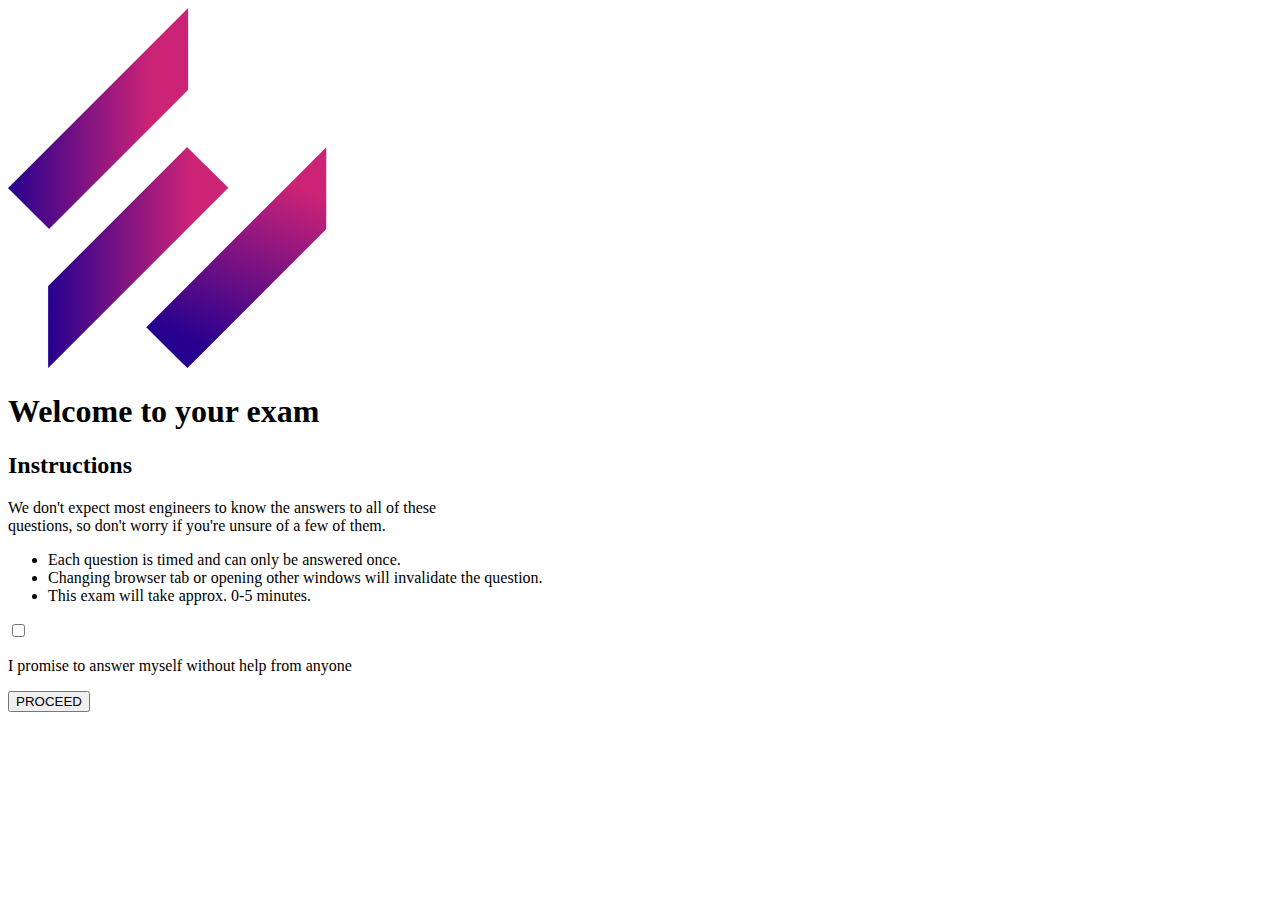
<file: index.html>
<!DOCTYPE html>
<html lang="en">

<head>
    <meta charset="UTF-8">
    <meta name="viewport" content="width=device-width, initial-scale=1.0">
    <title>Welcome</title>
</head>

<body>
    <div class="container">
        <header>
            <img src="materiale BW1/assets/epicode_logo.png">
        </header>
        <main>
            <h1>Welcome to <span>your exam</span></h1>
            <h2>Instructions</h2>
            <p>We don't expect most engineers to know the answers to all of these<br>
                questions, so don't worry if you're unsure of a few of them.
            </p>
            <ul>
                <li>Each question is <span>timed</span> and can only be <span>answered once</span>.</li>
                <li>Changing browser tab or opening other windows will <span>invalidate the question</span>.</li>
                <li>This exam will take approx. <span>0-5 minutes</span>.</li>
            </ul>
            <div>
                <input type="checkbox">
                <p>I promise to answer myself without help from anyone</p>
            </div>
            <a href="#"><button>PROCEED</button></a>
        </main>
    </div>
</body>

</html>
</file>
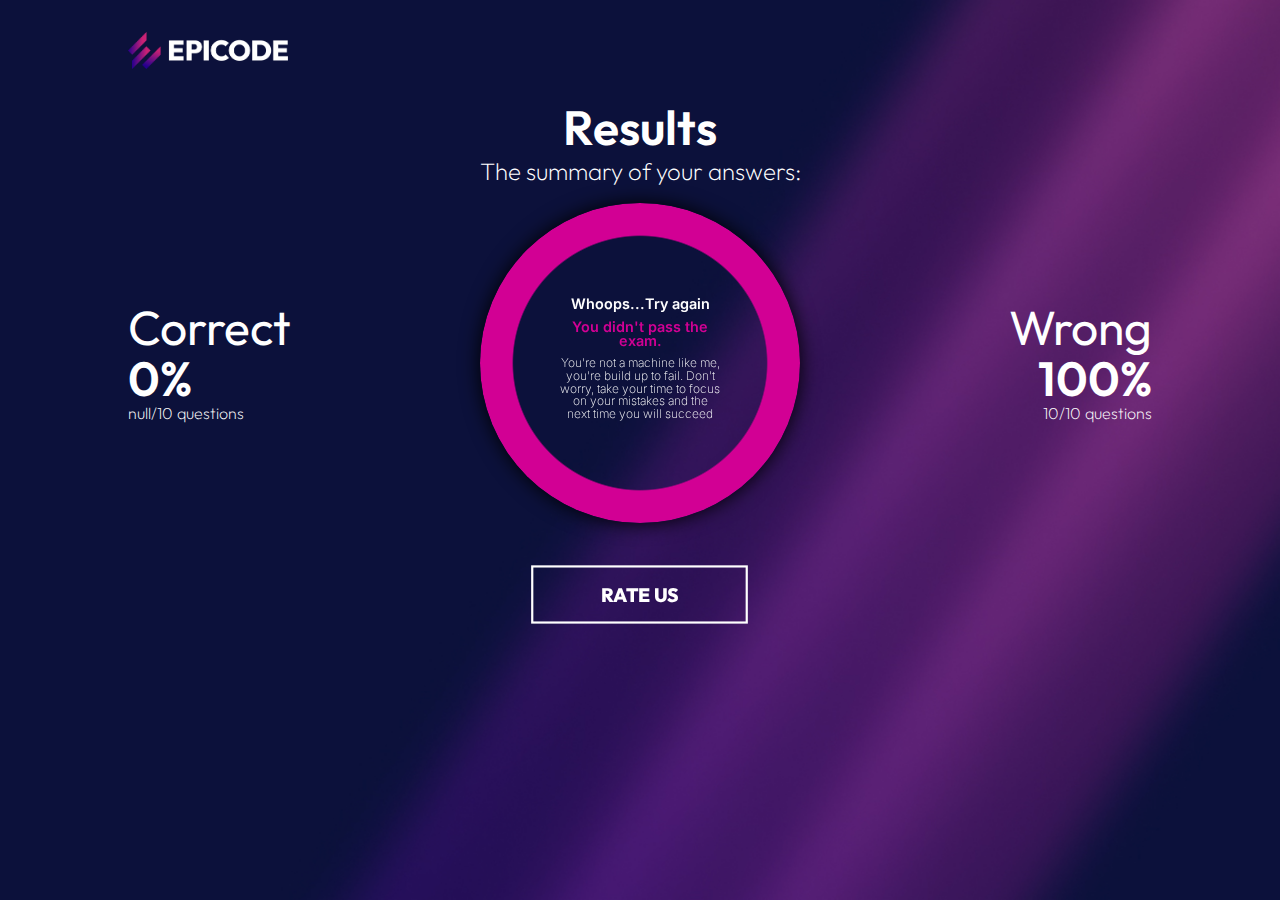
<file: results.html>
<!DOCTYPE html>
<html lang="en">

<head>
    <meta charset="UTF-8">
    <meta name="viewport" content="width=device-width, initial-scale=1.0">
    <title>Results</title>
    <meta name="description" content="EPICODE Benchmark results">
    <link rel="stylesheet" href="css/reset.css">
    <link rel="stylesheet" href="css/style.css">
    <link rel="stylesheet" href="css/style_results.css">
</head>

<body>
    <div class="container">

        <header> <!-- contiene solo il logo EPICODE -->
            <img id="logo" src="materiale BW1/assets/epicode_logo.png" alt="Logo Epicode">
        </header>
        <main> <!-- diviso in tre blocchi impilati l'uno sull'altro -->
            <div id="top-block"> <!--Primo blocco-->
                <h1>Results</h1>
                <p>The summary of your answers:</p>
            </div>
            <section>
                <div class="left-box"> <!-- Secondo blocco con i risultati del test, a suo volta fatto di 3 blocchi -->
                    <div class="score"> <!-- Primo blocco con le risposte positive -->
                        <p>Correct</p>
                        <p class="percentage">66.7%</p>
                        <p>4/6 questions</p>
                    </div>
                </div>
                <div id="center-box"> <!-- Secondo blocco con il grafico ad anello -->
                    <div class="pieFull no-round"> <!-- anello di sfondo fucsia -->
                        <div id="pieChart" class="pie animate no-round"> <!-- style="--p:60; -->
                            <!-- propietà inline per modificare la percentuale da caricare -->
                            <div class="circle-text"> <!-- testo generato in Js -->
                            </div>
                        </div>
                    </div>
                </div>
                <div class="right-box">
                    <div class="score"> <!-- terzo blocco con le risposte negative -->
                        <p>Wrong</p>
                        <p class="percentage">33.3%</p>
                        <p>2/6 questions</p>
                    </div>
                </div>
            </section>
            <div id="bottom-block"> <!-- Terzo blocco con il tasto per recensire -->
                <button id="bottone" class="hovered-button"><a href="review.html">RATE US</a></button>
            </div>
            <audio id='passed' src="materiale BW1/assets/cheering crowd sound effect.mp3"></audio>
            <audio id='failed' src="materiale BW1/assets/disappointed crowd sound effect.mp3"></audio>
        </main>

    </div>
    <script src="js/confetti.js"></script>
    <script src="js/script-results.js"></script>
</body>

</html>
</file>
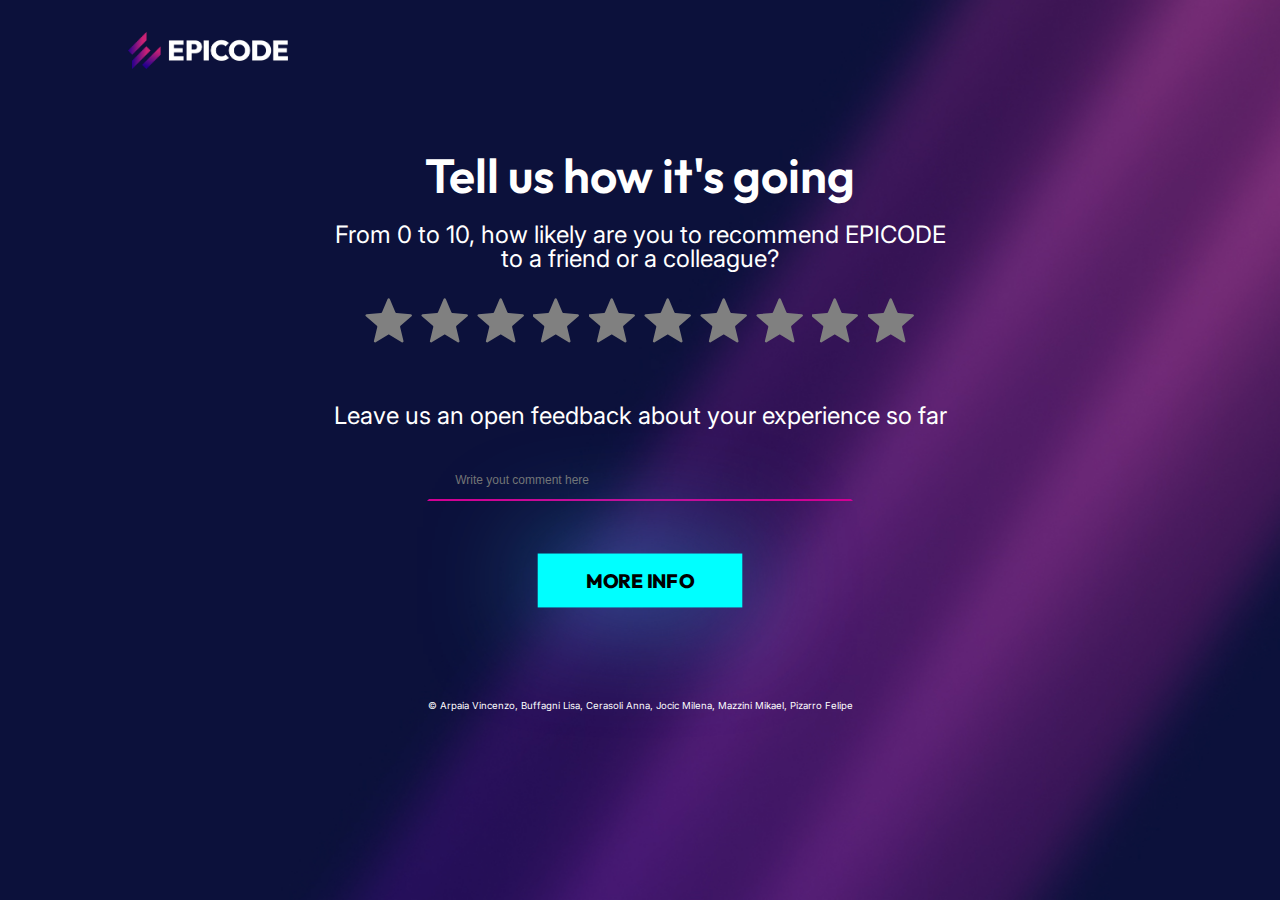
<file: review.html>
<!DOCTYPE html>
<html lang="en">

<head>
    <meta charset="UTF-8">
    <meta name="viewport" content="width=device-width, initial-scale=1.0">
    <title>review</title>
    <link rel="stylesheet" href="css/reset.css">
    <link rel="stylesheet" href="css/style.css">
    <link rel="stylesheet" href="css/style-review.css">
</head>

<body>
    <div class="container">
        <header>
            <img src="materiale BW1/assets/epicode_logo.png" alt="logo epicode" id="logo">
        </header>
        <main>
            <h2>Tell us how it's going</h2>
            <p> From 0 to 10, how likely are you to recommend EPICODE <br>
                to a friend or a colleague?</p>
            <div id="stelline"> <!--Stelline carine-->
                <svg class="stella" width="47" height="46" viewBox="0 0 47 46" fill="none"
                    xmlns="http://www.w3.org/2000/svg">
                    <path
                        d="M22.2044 1.55551C22.6143 0.569963 24.0104 0.569964 24.4203 1.55552L29.9874 14.9402C30.1602 15.3557 30.5509 15.6396 30.9994 15.6756L45.4494 16.834C46.5134 16.9193 46.9448 18.2471 46.1341 18.9415L35.1248 28.3722C34.7831 28.6649 34.6338 29.1242 34.7382 29.5619L38.1018 43.6626C38.3494 44.7009 37.2199 45.5215 36.309 44.9651L23.9379 37.4089C23.5538 37.1743 23.0709 37.1743 22.6868 37.4089L10.3157 44.9651C9.40478 45.5215 8.27528 44.7009 8.52295 43.6626L11.8865 29.5619C11.9909 29.1242 11.8416 28.6649 11.4999 28.3722L0.490575 18.9415C-0.320069 18.2471 0.111362 16.9193 1.17535 16.834L15.6253 15.6756C16.0738 15.6396 16.4645 15.3557 16.6374 14.9402L22.2044 1.55551Z" />
                </svg>
                <svg class="stella" width="47" height="46" viewBox="0 0 47 46" fill="none"
                    xmlns="http://www.w3.org/2000/svg">
                    <path
                        d="M22.2044 1.55551C22.6143 0.569963 24.0104 0.569964 24.4203 1.55552L29.9874 14.9402C30.1602 15.3557 30.5509 15.6396 30.9994 15.6756L45.4494 16.834C46.5134 16.9193 46.9448 18.2471 46.1341 18.9415L35.1248 28.3722C34.7831 28.6649 34.6338 29.1242 34.7382 29.5619L38.1018 43.6626C38.3494 44.7009 37.2199 45.5215 36.309 44.9651L23.9379 37.4089C23.5538 37.1743 23.0709 37.1743 22.6868 37.4089L10.3157 44.9651C9.40478 45.5215 8.27528 44.7009 8.52295 43.6626L11.8865 29.5619C11.9909 29.1242 11.8416 28.6649 11.4999 28.3722L0.490575 18.9415C-0.320069 18.2471 0.111362 16.9193 1.17535 16.834L15.6253 15.6756C16.0738 15.6396 16.4645 15.3557 16.6374 14.9402L22.2044 1.55551Z" />
                </svg>
                <svg class="stella" width="47" height="46" viewBox="0 0 47 46" fill="none"
                    xmlns="http://www.w3.org/2000/svg">
                    <path
                        d="M22.2044 1.55551C22.6143 0.569963 24.0104 0.569964 24.4203 1.55552L29.9874 14.9402C30.1602 15.3557 30.5509 15.6396 30.9994 15.6756L45.4494 16.834C46.5134 16.9193 46.9448 18.2471 46.1341 18.9415L35.1248 28.3722C34.7831 28.6649 34.6338 29.1242 34.7382 29.5619L38.1018 43.6626C38.3494 44.7009 37.2199 45.5215 36.309 44.9651L23.9379 37.4089C23.5538 37.1743 23.0709 37.1743 22.6868 37.4089L10.3157 44.9651C9.40478 45.5215 8.27528 44.7009 8.52295 43.6626L11.8865 29.5619C11.9909 29.1242 11.8416 28.6649 11.4999 28.3722L0.490575 18.9415C-0.320069 18.2471 0.111362 16.9193 1.17535 16.834L15.6253 15.6756C16.0738 15.6396 16.4645 15.3557 16.6374 14.9402L22.2044 1.55551Z" />
                </svg>
                <svg class="stella" width="47" height="46" viewBox="0 0 47 46" fill="none"
                    xmlns="http://www.w3.org/2000/svg">
                    <path
                        d="M22.2044 1.55551C22.6143 0.569963 24.0104 0.569964 24.4203 1.55552L29.9874 14.9402C30.1602 15.3557 30.5509 15.6396 30.9994 15.6756L45.4494 16.834C46.5134 16.9193 46.9448 18.2471 46.1341 18.9415L35.1248 28.3722C34.7831 28.6649 34.6338 29.1242 34.7382 29.5619L38.1018 43.6626C38.3494 44.7009 37.2199 45.5215 36.309 44.9651L23.9379 37.4089C23.5538 37.1743 23.0709 37.1743 22.6868 37.4089L10.3157 44.9651C9.40478 45.5215 8.27528 44.7009 8.52295 43.6626L11.8865 29.5619C11.9909 29.1242 11.8416 28.6649 11.4999 28.3722L0.490575 18.9415C-0.320069 18.2471 0.111362 16.9193 1.17535 16.834L15.6253 15.6756C16.0738 15.6396 16.4645 15.3557 16.6374 14.9402L22.2044 1.55551Z" />
                </svg>
                <svg class="stella" width="47" height="46" viewBox="0 0 47 46" fill="none"
                    xmlns="http://www.w3.org/2000/svg">
                    <path
                        d="M22.2044 1.55551C22.6143 0.569963 24.0104 0.569964 24.4203 1.55552L29.9874 14.9402C30.1602 15.3557 30.5509 15.6396 30.9994 15.6756L45.4494 16.834C46.5134 16.9193 46.9448 18.2471 46.1341 18.9415L35.1248 28.3722C34.7831 28.6649 34.6338 29.1242 34.7382 29.5619L38.1018 43.6626C38.3494 44.7009 37.2199 45.5215 36.309 44.9651L23.9379 37.4089C23.5538 37.1743 23.0709 37.1743 22.6868 37.4089L10.3157 44.9651C9.40478 45.5215 8.27528 44.7009 8.52295 43.6626L11.8865 29.5619C11.9909 29.1242 11.8416 28.6649 11.4999 28.3722L0.490575 18.9415C-0.320069 18.2471 0.111362 16.9193 1.17535 16.834L15.6253 15.6756C16.0738 15.6396 16.4645 15.3557 16.6374 14.9402L22.2044 1.55551Z" />
                </svg>
                <svg class="stella" width="47" height="46" viewBox="0 0 47 46" fill="none"
                    xmlns="http://www.w3.org/2000/svg">
                    <path
                        d="M22.2044 1.55551C22.6143 0.569963 24.0104 0.569964 24.4203 1.55552L29.9874 14.9402C30.1602 15.3557 30.5509 15.6396 30.9994 15.6756L45.4494 16.834C46.5134 16.9193 46.9448 18.2471 46.1341 18.9415L35.1248 28.3722C34.7831 28.6649 34.6338 29.1242 34.7382 29.5619L38.1018 43.6626C38.3494 44.7009 37.2199 45.5215 36.309 44.9651L23.9379 37.4089C23.5538 37.1743 23.0709 37.1743 22.6868 37.4089L10.3157 44.9651C9.40478 45.5215 8.27528 44.7009 8.52295 43.6626L11.8865 29.5619C11.9909 29.1242 11.8416 28.6649 11.4999 28.3722L0.490575 18.9415C-0.320069 18.2471 0.111362 16.9193 1.17535 16.834L15.6253 15.6756C16.0738 15.6396 16.4645 15.3557 16.6374 14.9402L22.2044 1.55551Z" />
                </svg>
                <svg class="stella" width="47" height="46" viewBox="0 0 47 46" fill="none"
                    xmlns="http://www.w3.org/2000/svg">
                    <path
                        d="M22.2044 1.55551C22.6143 0.569963 24.0104 0.569964 24.4203 1.55552L29.9874 14.9402C30.1602 15.3557 30.5509 15.6396 30.9994 15.6756L45.4494 16.834C46.5134 16.9193 46.9448 18.2471 46.1341 18.9415L35.1248 28.3722C34.7831 28.6649 34.6338 29.1242 34.7382 29.5619L38.1018 43.6626C38.3494 44.7009 37.2199 45.5215 36.309 44.9651L23.9379 37.4089C23.5538 37.1743 23.0709 37.1743 22.6868 37.4089L10.3157 44.9651C9.40478 45.5215 8.27528 44.7009 8.52295 43.6626L11.8865 29.5619C11.9909 29.1242 11.8416 28.6649 11.4999 28.3722L0.490575 18.9415C-0.320069 18.2471 0.111362 16.9193 1.17535 16.834L15.6253 15.6756C16.0738 15.6396 16.4645 15.3557 16.6374 14.9402L22.2044 1.55551Z" />
                </svg>
                <svg class="stella" width="47" height="46" viewBox="0 0 47 46" fill="none"
                    xmlns="http://www.w3.org/2000/svg">
                    <path
                        d="M22.2044 1.55551C22.6143 0.569963 24.0104 0.569964 24.4203 1.55552L29.9874 14.9402C30.1602 15.3557 30.5509 15.6396 30.9994 15.6756L45.4494 16.834C46.5134 16.9193 46.9448 18.2471 46.1341 18.9415L35.1248 28.3722C34.7831 28.6649 34.6338 29.1242 34.7382 29.5619L38.1018 43.6626C38.3494 44.7009 37.2199 45.5215 36.309 44.9651L23.9379 37.4089C23.5538 37.1743 23.0709 37.1743 22.6868 37.4089L10.3157 44.9651C9.40478 45.5215 8.27528 44.7009 8.52295 43.6626L11.8865 29.5619C11.9909 29.1242 11.8416 28.6649 11.4999 28.3722L0.490575 18.9415C-0.320069 18.2471 0.111362 16.9193 1.17535 16.834L15.6253 15.6756C16.0738 15.6396 16.4645 15.3557 16.6374 14.9402L22.2044 1.55551Z" />
                </svg>
                <svg class="stella" width="47" height="46" viewBox="0 0 47 46" fill="none"
                    xmlns="http://www.w3.org/2000/svg">
                    <path
                        d="M22.2044 1.55551C22.6143 0.569963 24.0104 0.569964 24.4203 1.55552L29.9874 14.9402C30.1602 15.3557 30.5509 15.6396 30.9994 15.6756L45.4494 16.834C46.5134 16.9193 46.9448 18.2471 46.1341 18.9415L35.1248 28.3722C34.7831 28.6649 34.6338 29.1242 34.7382 29.5619L38.1018 43.6626C38.3494 44.7009 37.2199 45.5215 36.309 44.9651L23.9379 37.4089C23.5538 37.1743 23.0709 37.1743 22.6868 37.4089L10.3157 44.9651C9.40478 45.5215 8.27528 44.7009 8.52295 43.6626L11.8865 29.5619C11.9909 29.1242 11.8416 28.6649 11.4999 28.3722L0.490575 18.9415C-0.320069 18.2471 0.111362 16.9193 1.17535 16.834L15.6253 15.6756C16.0738 15.6396 16.4645 15.3557 16.6374 14.9402L22.2044 1.55551Z" />
                </svg>
                <svg class="stella" width="47" height="46" viewBox="0 0 47 46" fill="none"
                    xmlns="http://www.w3.org/2000/svg">
                    <path
                        d="M22.2044 1.55551C22.6143 0.569963 24.0104 0.569964 24.4203 1.55552L29.9874 14.9402C30.1602 15.3557 30.5509 15.6396 30.9994 15.6756L45.4494 16.834C46.5134 16.9193 46.9448 18.2471 46.1341 18.9415L35.1248 28.3722C34.7831 28.6649 34.6338 29.1242 34.7382 29.5619L38.1018 43.6626C38.3494 44.7009 37.2199 45.5215 36.309 44.9651L23.9379 37.4089C23.5538 37.1743 23.0709 37.1743 22.6868 37.4089L10.3157 44.9651C9.40478 45.5215 8.27528 44.7009 8.52295 43.6626L11.8865 29.5619C11.9909 29.1242 11.8416 28.6649 11.4999 28.3722L0.490575 18.9415C-0.320069 18.2471 0.111362 16.9193 1.17535 16.834L15.6253 15.6756C16.0738 15.6396 16.4645 15.3557 16.6374 14.9402L22.2044 1.55551Z" />
                </svg>
            </div>
            <p>Leave us an open feedback about your experience so far</p>
            <input type="text" placeholder="Write yout comment here">
            <div id="bottone">
                <a
                    href="https://epicode.com/it/landing-web-developer-a/?utm_source=googleads&utm_campaign=brand&utm_adgroup=brandexact&utm_term=epicode&utm_campaign=Brand&utm_source=adwords&utm_medium=ppc&hsa_acc=1246633295&hsa_cam=11897141170&hsa_grp=115607542236&hsa_ad=639941169967&hsa_src=g&hsa_tgt=kwd-1083842420863&hsa_kw=epicode&hsa_mt=e&hsa_net=adwords&hsa_ver=3&gclid=CjwKCAiA0syqBhBxEiwAeNx9N7vsDMiCHa7fE15b17mzam2GyRJ-N8UphMtU-2WkdtI9tj66IT1aCRoCyBkQAvD_BwE"><button
                        class="blue-btn">MORE INFO</button></a>
            </div>
        </main>
        <footer>
            <p>&copy; Arpaia Vincenzo, Buffagni Lisa, Cerasoli Anna, Jocic Milena, Mazzini Mikael, Pizarro Felipe</p>
        </footer>
    </div>
    <script src="js/script-review.js"></script>
</body>

</html>
</file>
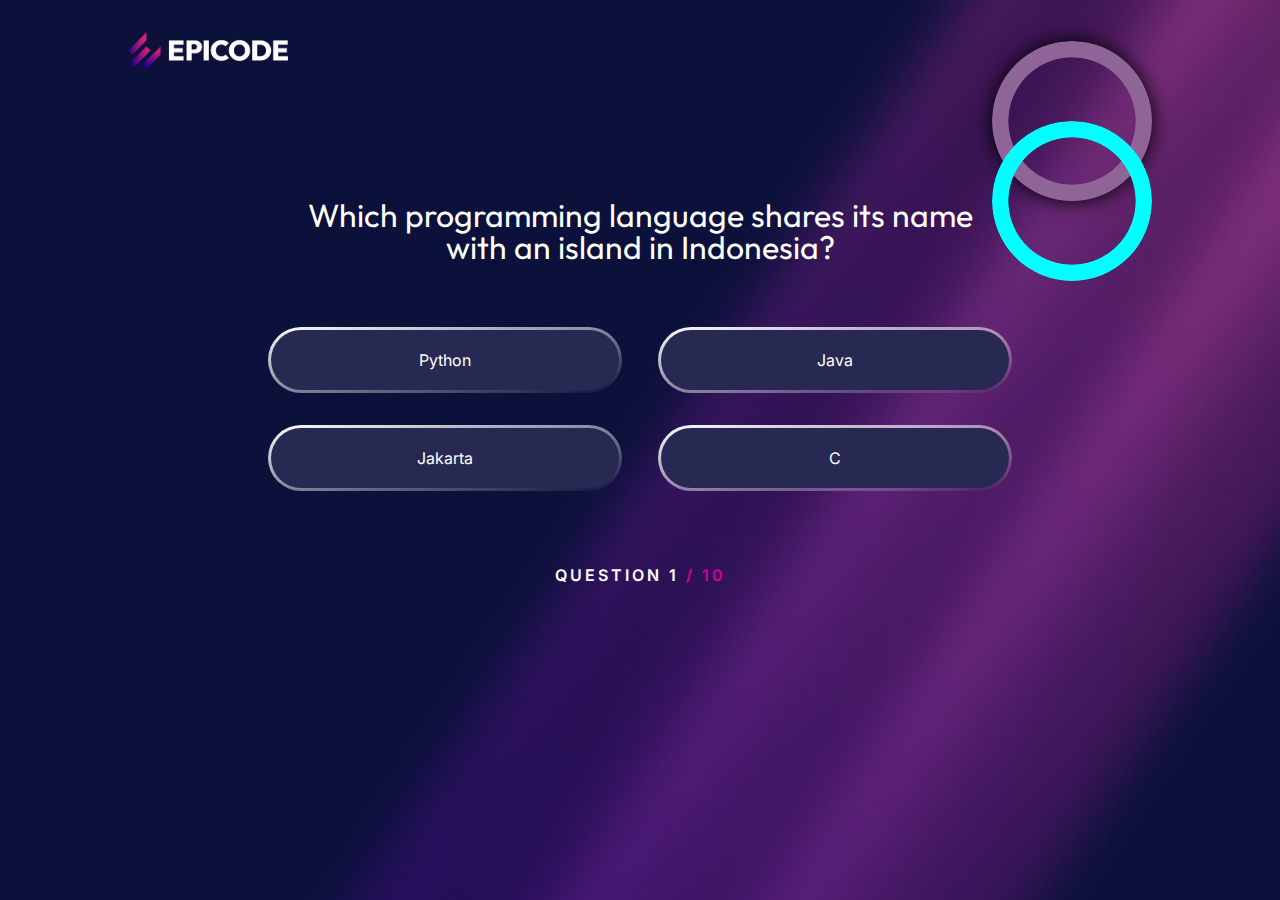
<file: test.html>
<!DOCTYPE html>
<html lang="en">

<head>
    <meta charset="UTF-8">
    <meta name="viewport" content="width=device-width, initial-scale=1.0">
    <title>Test</title>
    <link rel="stylesheet" href="css/reset.css">
    <link rel="stylesheet" href="css/style.css">
    <link rel="stylesheet" href="css/style_test.css">
</head>

<body>
    <div class="container">
        <header>
            <!-- Logo -->
            <img src="materiale BW1/assets/epicode_logo.png" alt="" id="logo">
        </header>

        <div class="timer">
            <!-- Timer -->
            <div class="pieFull no-round">
                <!-- Classe animate che anima il timer -->
                <div class="pie no-round">
                    <div class="inside_circle">
                        <p class="timer_text1"></p>
                        <p id="timer_number"></p>
                        <p class="timer_text2"></p>
                    </div>
                </div>
            </div>
        </div>

        <main>
            <!-- Riquadro con domande e rispettive 4 risposte -->
            <form id="test">
                <h2 id="question"> <span> </span> </h2>

                <input type="radio" id="first" name="answer" value="first" class="answer">
                <label for="first"></label>

                <input type="radio" id="second" name="answer" value="second" class="answer">
                <label for="second"></label>

                <input type="radio" id="third" name="answer" value="third" class="answer">
                <label for="third"></label>

                <input type="radio" id="fourth" name="answer" value="fourth" class="answer">
                <label for="fourth"></label>

                <!--  <input type="radio" name="answer" checked="true" style="display: none;"> -->
            </form>
            <audio id='correct' src="materiale BW1/assets/CorrectSoundEffect.mp3"></audio>
            <audio id='wrong' src="materiale BW1/assets/WrongSoundEffect.mp3"></audio>

            <div class="Question-number">
                <!--  Scorrere delle domande-->
                <h4> QUESTION <span class="newQuestion"> 1 </span> <span> / 10 </span> </h4>
            </div>
        </main>

    </div>
    <script src="js/script-test-2.js"></script>
</body>

</html>
</file>
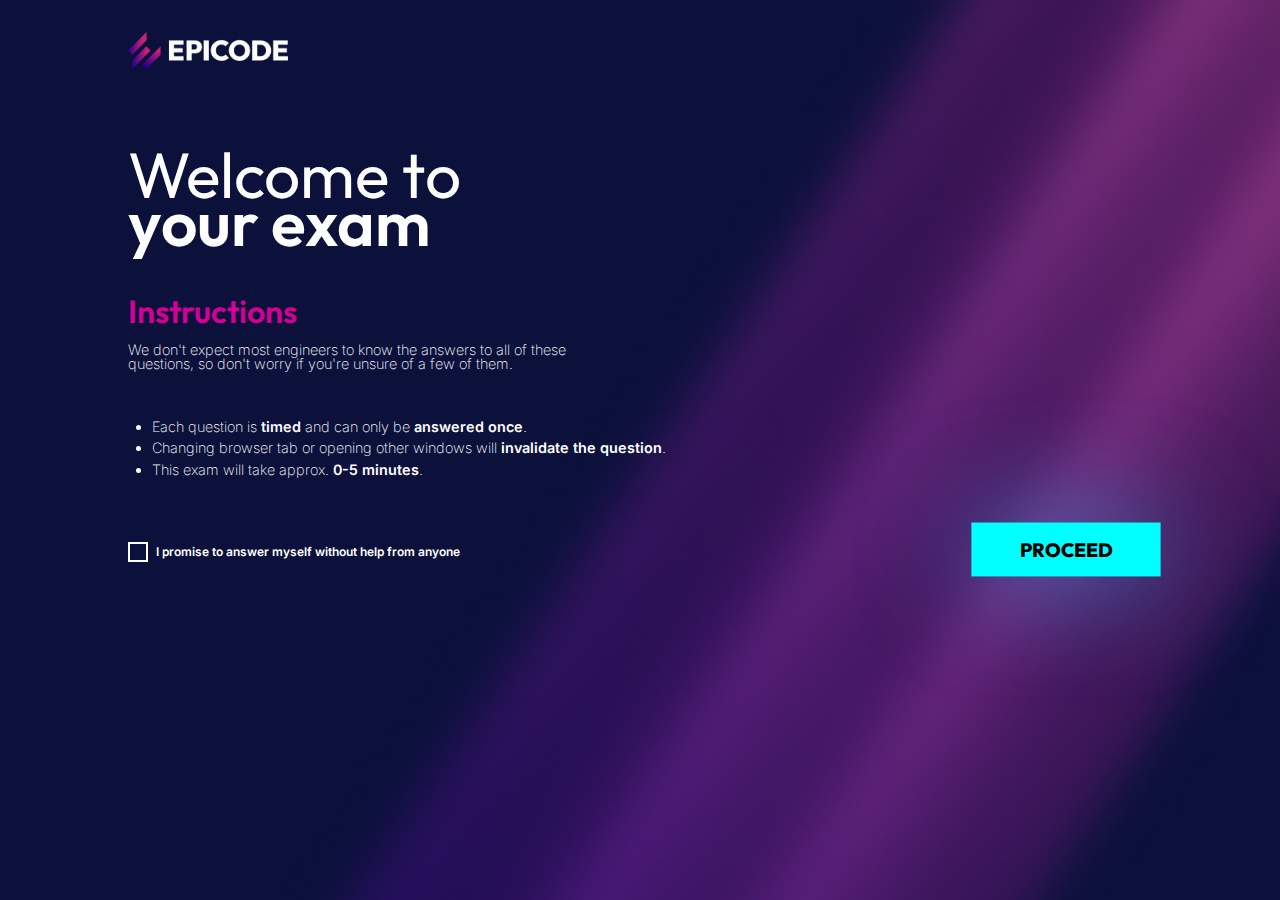
<file: welcome.html>
<!DOCTYPE html>
<html lang="en">

<head>
    <meta charset="UTF-8">
    <meta name="viewport" content="width=device-width, initial-scale=1.0">
    <title>Welcome</title>
    <link rel="stylesheet" href="css/reset.css">
    <link rel="stylesheet" href="css/style.css">
    <link rel="stylesheet" href="css/style-welcome.css">
</head>

<body>
    <div class="container">
        <header>
            <img id="logo" src="materiale BW1/assets/epicode_logo.png" alt="logo">
        </header>
        <main>
            <h1>Welcome to <br> <span>your exam</span></h1>
            <h2>Instructions</h2>
            <p>We don't expect most engineers to know the answers to all of these<br>
                questions, so don't worry if you're unsure of a few of them.
            </p>
            <ul>
                <li>Each question is <span>timed</span> and can only be <span>answered once</span>.</li>
                <li>Changing browser tab or opening other windows will <span>invalidate the question</span>.</li>
                <li>This exam will take approx. <span>0-5 minutes</span>.</li>
            </ul>
            <div class="lastRow">

                <label class="checkbox-container">
                    <input type="checkbox" id="checkbox" required>
                    <span class="checkmark"></span>
                    <span id="blinkTxt">I promise to answer myself without help from anyone</span>
                </label>

                <div id="bottone">
                    <a href="test.html"><button class="blue-btn">PROCEED</button></a>
                </div>
            </div>
        </main>
    </div>
    <script src="js/script-welcome.js"></script>
</body>

</html>
</file>
<file: css/style.css>
@import url('https://fonts.googleapis.com/css2?family=Inter:wght@200;400;600;800&family=Outfit:wght@200;400;600;800&display=swap');

html {
  font-size: 1em;
  color: #fff;
  font-family: 'Inter', sans-serif;
  box-sizing: border-box;
}

body {
  background-image: url("../materiale\ BW1/assets/bg.jpg");
  background-size: cover;
  background-attachment: fixed;
}

.container {
  margin: 0 auto;
  width: 80%;
}

header {
  padding: 2em 0;
}

#logo {
  width: 10em;
}

label:hover,
#proceedBtn:hover,
input:hover,
.stella:hover,
#bottone {
  cursor: pointer;
}

.blue-btn {
  color: black;
  background-color: #00FFFF;
  border: #00FFFF;
  font-family: 'outfit', 'sans-serif';
  font-weight: 800;
  font-size: 1.1rem;
  padding: 0.75em 2.5em;
  box-shadow: 0 0 100px rgba(52, 152, 219, 0.8);
  cursor: pointer;
}

/*lisa, hover bottone*/
.hovered-button,
.blue-btn {
  transform: scale(1.1);
  transition: transform 0.5s ease;
}
</file>
<file: css/style_results.css>
@import url('https://fonts.googleapis.com/css2?family=Inter:wght@200;400;600;800&family=Outfit:wght@200;400;600;800&display=swap');

/* Selettori generici */

body {
    box-sizing: border-box;
}

#top-block,
#bottom-block,
#center-box {
    text-align: center;
}

h1,
p,
a {
    font-family: 'Outfit', 'sans-serif';
}

/* primo blocco (results) */

#top-block p {
    font-size: 1.5rem;
    font-weight: 200;
}

h1 {
    font-size: 3rem;
    font-weight: 600;
    margin-bottom: 0.5rem;
}

#top-block {
    padding-bottom: 1.5rem;
}

/* secondo blocco (punteggio) */

section {
    position: relative;
    margin: 6rem 0;
}

#center-box,
.left-box,
.right-box {
    display: inline-block;
}

.left-box,
.right-box {
    position: relative;
}

.right-box {
    text-align: right;
    float: right;
}

#center-box {
    position: absolute;
    top: 50%;
    left: 50%;
    transform: translate(-50%, -50%);
}

.circle-text {
    position: absolute;
    top: 50%;
    left: 50%;
    transform: translate(-50%, -50%);
}


.circle-text p {
    font-family: 'inter', 'sans-serif';
    font-weight: 600;
    margin-bottom: 0.6em;
    font-size: 0.9rem;
    transform: scaleX(-1);
}

.circle-text #certificate {
    font-size: 0.75rem;
}

/* formattazione testo secondo blocco */

.score p {
    font-size: 3rem;
    font-weight: 600;
    margin-bottom: 0.2rem;
}

.score p:last-child {
    font-size: 1rem;
    font-weight: 200;
}

.score p:first-child {
    font-size: 3rem;
    font-weight: 400;
}

.blue-text {
    color: #00ffff;

}

.pink-text {
    color: #d20094;
}

#certificate {
    font-weight: 200;
    font-size: 0.6rem;
    line-height: 0.8rem;
}

/* terzo blocco con tasto RATE US */

button {
    font-family: 'outfit', 'sans-serif';
    padding: 0.75em 3.5em;
    font-size: 1.1rem;
    font-weight: 800;
    background: none;
    border: 2px solid #fff;
}

button a {
    text-decoration: none;
    color: #fff;
}

.confetti {
    position: absolute;
    top: 0;
    left: 0;
}

/* prove grafico a anello */

@property --p {
    syntax: '<number>';
    inherits: true;
    initial-value: 0;
}

.pie {
    /* anello in primo piano, dinamico */
    --p: 75;
    /* porzione anello che si colora */
    --b: 2em;
    /* spessore cerchio */
    --c: #00ffff;
    /* colore */
    --w: 20em;
    /* grandezza */
    transform: scaleX(-1);
    /* serve per farlo muovere in senso antiorario, !!! si riflettono anche le scritte all'interno, 
    applicare la stessa proprietà anche alle scritte per annullare l'effetto */

    width: var(--w);
    aspect-ratio: 1;
    position: relative;
    display: inline-grid;
    place-content: center;
}

.pieFull {
    /* anello di sfondo, deve essere pieno e non animato */
    --p: 100;
    /* porzione di anello che si colora  */
    --b: 2em;
    /* spessore cerchio */
    --c: #d20094;
    /* colore */
    --w: 20em;
    /* grandezza */

    width: var(--w);
    aspect-ratio: 1;
    position: relative;
    display: inline-grid;
    place-content: center;
    box-shadow: 0px 0px 20px rgb(0, 0, 0);
    border-radius: 50%;
}

.pie:before,
.pie:after,
.pieFull:before,
.pieFull:after {
    /* rendono il bordo esterno dell'anello circolare, con il radius=0, esce un quadrato */
    content: "";
    position: absolute;
    border-radius: 50%;
}

.pie:before,
.pieFull:before {
    /* definiscono la colorazione, tramite un "gradiente" con stacco netto da transparente a colorato */
    inset: 0;
    background:
        radial-gradient(farthest-side, var(--c) 98%, #0000) top/var(--b) var(--b) no-repeat,
        conic-gradient(var(--c) calc(var(--p)*1%), #0000 0);
    -webkit-mask: radial-gradient(farthest-side, #0000 calc(99% - var(--b)), #000 calc(100% - var(--b)));
    mask: radial-gradient(farthest-side, #0000 calc(99% - var(--b)), #000 calc(100% - var(--b)));
}

.pie:after,
.pieFull:after {
    /* non cambia averlo o no...boh */
    inset: calc(50% - var(--b)/2);
    background: var(--c);
    transform: rotate(calc(var(--p)*3.6deg)) translateY(calc(50% - var(--w)/2));
}

.animate {
    /* animazione con elemento da animare (p), durata e delay */
    animation: p 2s 0.5s both;
}

.no-round:before {
    /* per modificare e arrotondare le estremita */
    background-size: 0 0, auto;
}

.no-round:after {
    /* per modificare e arrotondare le estremita */
    content: none;
}

@keyframes p {

    /* Necessario per l'animazione, variando il valore cambia la porzione precaricata prima di fare l'animazione */
    from {
        --p: 0
    }
}

footer p {
    text-align: center;
    margin: 5em 0 2.5em 0;
    font-weight: 200;
    font-size: 1rem;
}

#bottom-block {
    margin: 9em 0 0 0;
}
</file>
<file: css/style-review.css>
main {
  text-align: center;
}

h2 {
  font-family: 'outfit', 'sans-serif';
  font-weight: 600;
  font-size: 3em;
  padding-top: 1em;
  padding-bottom: 0.5em;
}

p {
  font-family: 'inter', 'sans-serif';
  font-size: 1.5em;
  padding-bottom: 1em;
}

.stella {
  padding: 0.15rem;
  font-size: 2rem;
}

#stelline {
  padding-bottom: 3.5em;
}

path {
  fill: grey;
  transition: fill 0.3s ease;
}

input[type=text] {
  color: white;
  width: 40%;
  padding: 1em 0.5em;
  margin: 0.6em;
  background-color: transparent;
  border-color: transparent;
  border-bottom-color: #d20094;
  font-size: 0.75em;
}

input[type="text"]::placeholder {
  padding-left: 20px;
}

input:focus {
  outline: none;
}

#bottone {
  padding-top: 3em;
}

footer p {
  font-size: 0.6rem;
  text-align: center;
  margin-top: 10em;
}
</file>
<file: css/style_test.css>
body {
    position: relative;
}

h2 {
    font-size: 3rem;
    font-weight: 400;
}

.timer_text1,
.timer_text2 {
    text-align: center;
    line-height: 1.2em;
    font-size: 0.7em;
}

#timer_number {
    text-align: center;
    font-size: 3em !important;
    font-weight: 600;
}

main {
    text-align: center;
    margin-top: 6em;
}

form {
    margin: 0 auto;
    width: 80%;
    height: 15rem;
}

.question-number {
    position: absolute;
    bottom: 0;
}

#question {
    margin: 1.5em;
    font-family: 'Outfit', sans-serif;
    font-size: 2.5em;
    padding: 0 0.5em 0 0.5em;
}

#question span {
    font-weight: 600;
}

label {
    background:
        linear-gradient(#282952 0 0) padding-box,
        /*this is your grey background*/
        linear-gradient(to bottom right, #fff, transparent) border-box;
    color: #fff;
    line-height: 2em;
    padding: 14px;
    border: double 3px transparent;
    border-radius: 40px;
    display: inline-block;
    width: 20em;
    height: 2em;
    margin: 1em;
    /* transition: all 0.3s;  */
}

input[type="radio"] {
    /*Nasconde il pallino del radio button*/
    display: none;
}

/* CLASSE PER CLICK SU BOTTONE */
input[type="radio"]:hover+label {
    width: 20rem;
    border: double 3px transparent;
    border-radius: 80px;
    background-image: linear-gradient(to bottom, #d20094, #900080), radial-gradient(circle at bottom right, transparent, #fff);
    background-origin: border-box;
    background-clip: padding-box, border-box;
}

h4 {
    margin-top: 8em;
    font-size: 1rem;
    font-weight: 600;
    letter-spacing: 3px;
}

h4 span:last-child {
    color: #d20094;
}

/* prove timer anello */

@property --p {
    syntax: '<number>';
    inherits: true;
    initial-value: 0;
}

.timer {
    position: absolute;
    top: 7%;
    right: 10%;
}

.pie {
    /* anello in primo piano, dinamico */
    --p: 100;
    /* porzione anello che si colora */
    --b: 1em;
    /* spessore cerchio */
    --c: cyan;
    /* colore */
    --w: 10em;
    /* grandezza */
    transform: scaleX(1);
    /* serve per farlo muovere in senso antiorario, !!! si riflettono anche le scritte all'interno, 
    applicare la stessa proprietà anche alle scritte per annullare l'effetto */
    width: var(--w);
    aspect-ratio: 1;
    display: inline-grid;
    place-content: center;
    position: absolute;
}

.pieFull {
    /* anello di sfondo, deve essere pieno e non animato */
    --p: 100;
    /* porzione di anello che si colora  */
    --b: 1em;
    /* spessore cerchio */
    --c: rgb(142, 101, 150);
    /* colore */
    --w: 10em;
    /* grandezza */
    width: var(--w);
    aspect-ratio: 1;
    position: relative;
    place-content: center;
    box-shadow: 0 0 20px black;
    border-radius: 50%;
}

.pie:before,
.pie:after,
.pieFull:before,
.pieFull:after {
    /* rendono il bordo esterno dell'anello circolare, con il radius=0, esce un quadrato */
    content: "";
    position: absolute;
    border-radius: 50%;
}

/* definiscono la colorazione, tramite un "gradiente" con stacco netto da transparente a colorato */
.pie:before,
.pieFull:before {
    inset: 0;
    background:
        radial-gradient(farthest-side, var(--c) 98%, #0000) top/var(--b) var(--b) no-repeat,
        conic-gradient(var(--c) calc(var(--p)*1%), #0000 0);
    -webkit-mask: radial-gradient(farthest-side, #0000 calc(99% - var(--b)), #000 calc(100% - var(--b)));
    mask: radial-gradient(farthest-side, #0000 calc(99% - var(--b)), #000 calc(100% - var(--b)));
}

/* animazione con elemento da animare (p), durata e delay */
.animate {
    animation: p 31s linear infinite;
}

/* per modificare e arrotondare le estremita */
.no-round:before {
    background-size: 0 0, auto;
}

/* per modificare e arrotondare le estremita */
.no-round:after {
    content: none;
}

/* Necessario per l'animazione, variando il valore cambia la porzione precaricata prima di fare l'animazione */
@keyframes p {
    from {
        --p: 0
    }
}
</file>
<file: css/style-welcome.css>
h1 {
    font-family: 'Outfit', sans-serif;
    font-size: 4rem;
    line-height: 0.75em;
    margin: 0.75em 0;
}

span,
h2,
label {
    font-weight: 600;
}

h2 {
    font-family: 'Outfit', sans-serif;
    font-size: 2rem;
    color: #d20094;
    margin: 0.5em 0;
}

p,
li {
    font-weight: 200;
    font-size: 0.9rem;
}

ul {
    margin: 3em 1.5em;
}

ul li {
    margin: 0.5em 0;
}

.lastRow {
    display: flex;
    align-items: center;
    justify-content: space-between;
}

/* CHECKBOX */

.checkbox-container {
    display: block;
    position: relative;
    padding: 0 1.75em;
    cursor: pointer;
}

.checkbox-container input {
    position: absolute;
    opacity: 0;
}

.checkmark {
    position: absolute;
    left: 0;
    height: 1em;
    width: 1em;
    border: 2.5px solid #fff;
    background-color: transparent;
}

.checkmark:after {
    content: "";
    position: absolute;
    display: none;
}

.checkbox-container input:checked+.checkmark:after {
    display: block;
}

.checkbox-container .checkmark:after {
    content: "✓";
    width: 1em;
    height: 1em;
    color: #fff;
    transform: rotate(0deg);
}

/* FINE CHECKBOX */

#blinkTxt {
    font-size: 0.75rem;
}
</file>
